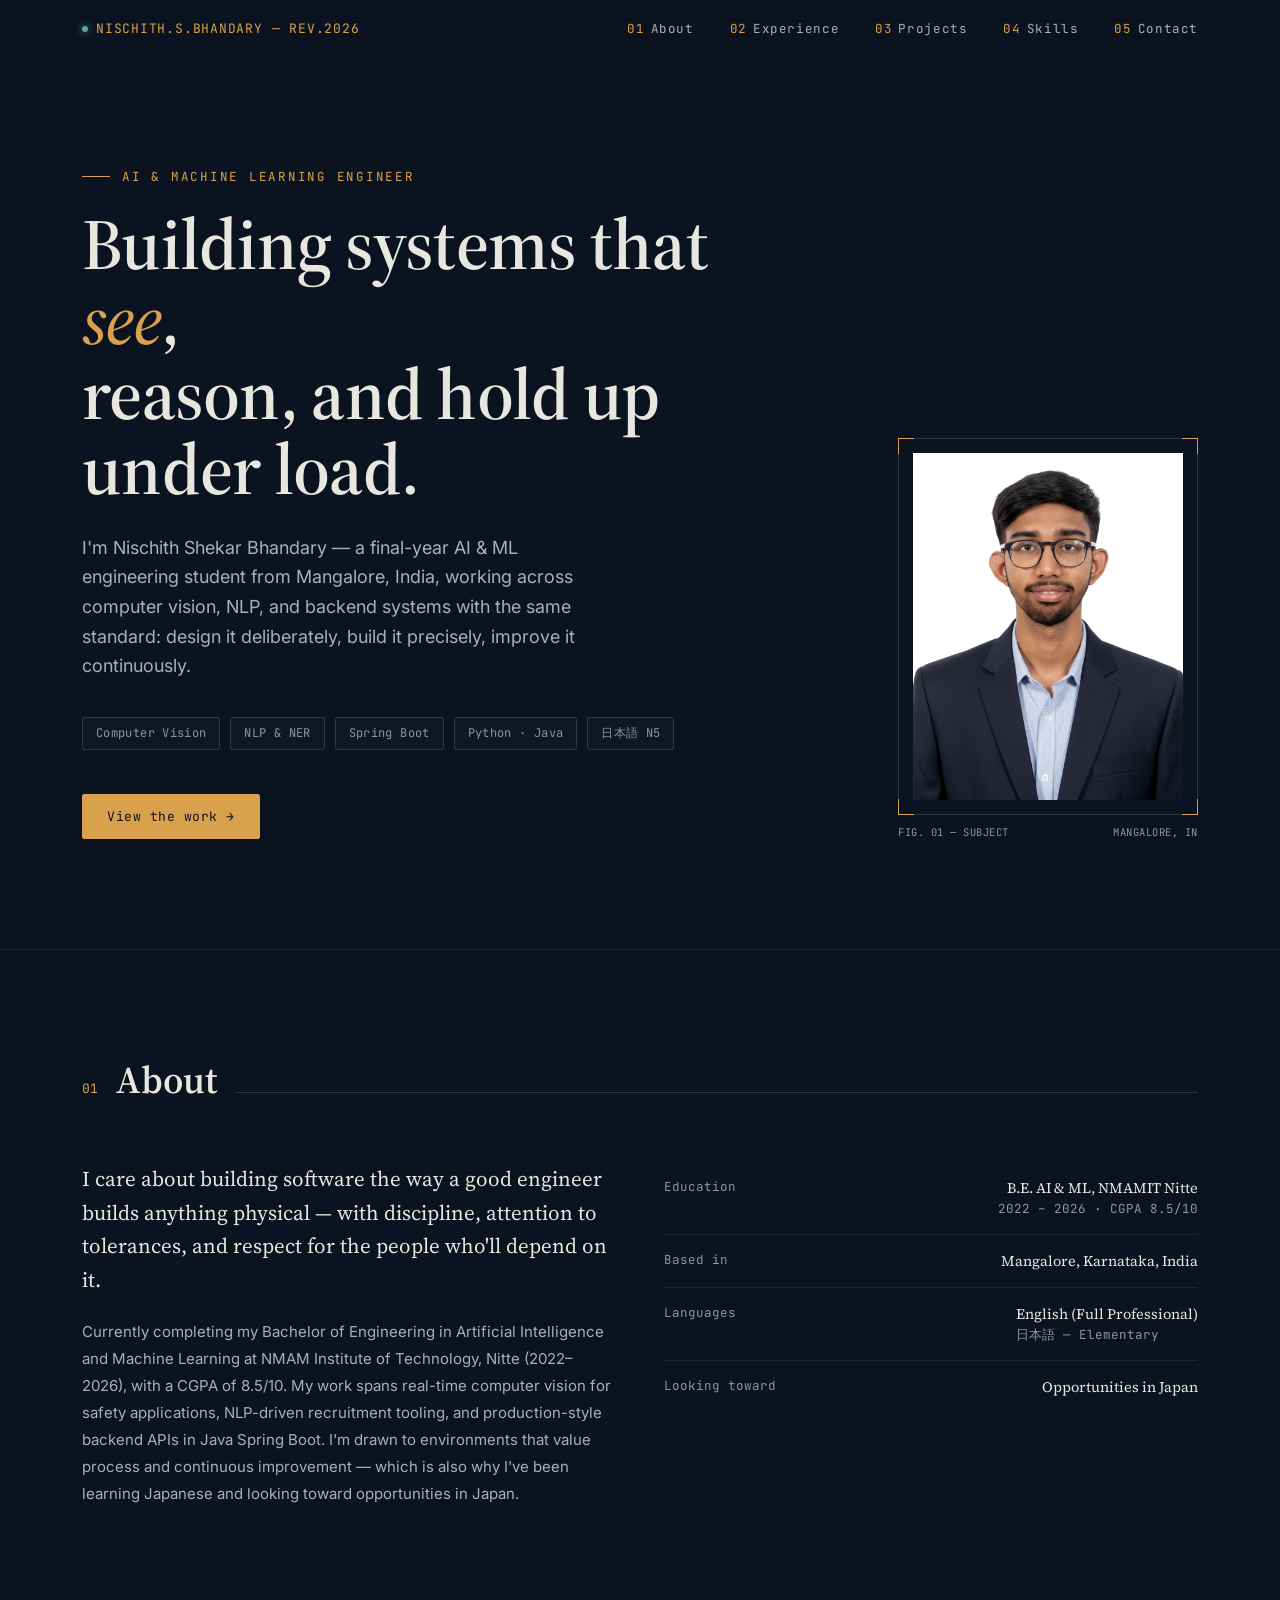
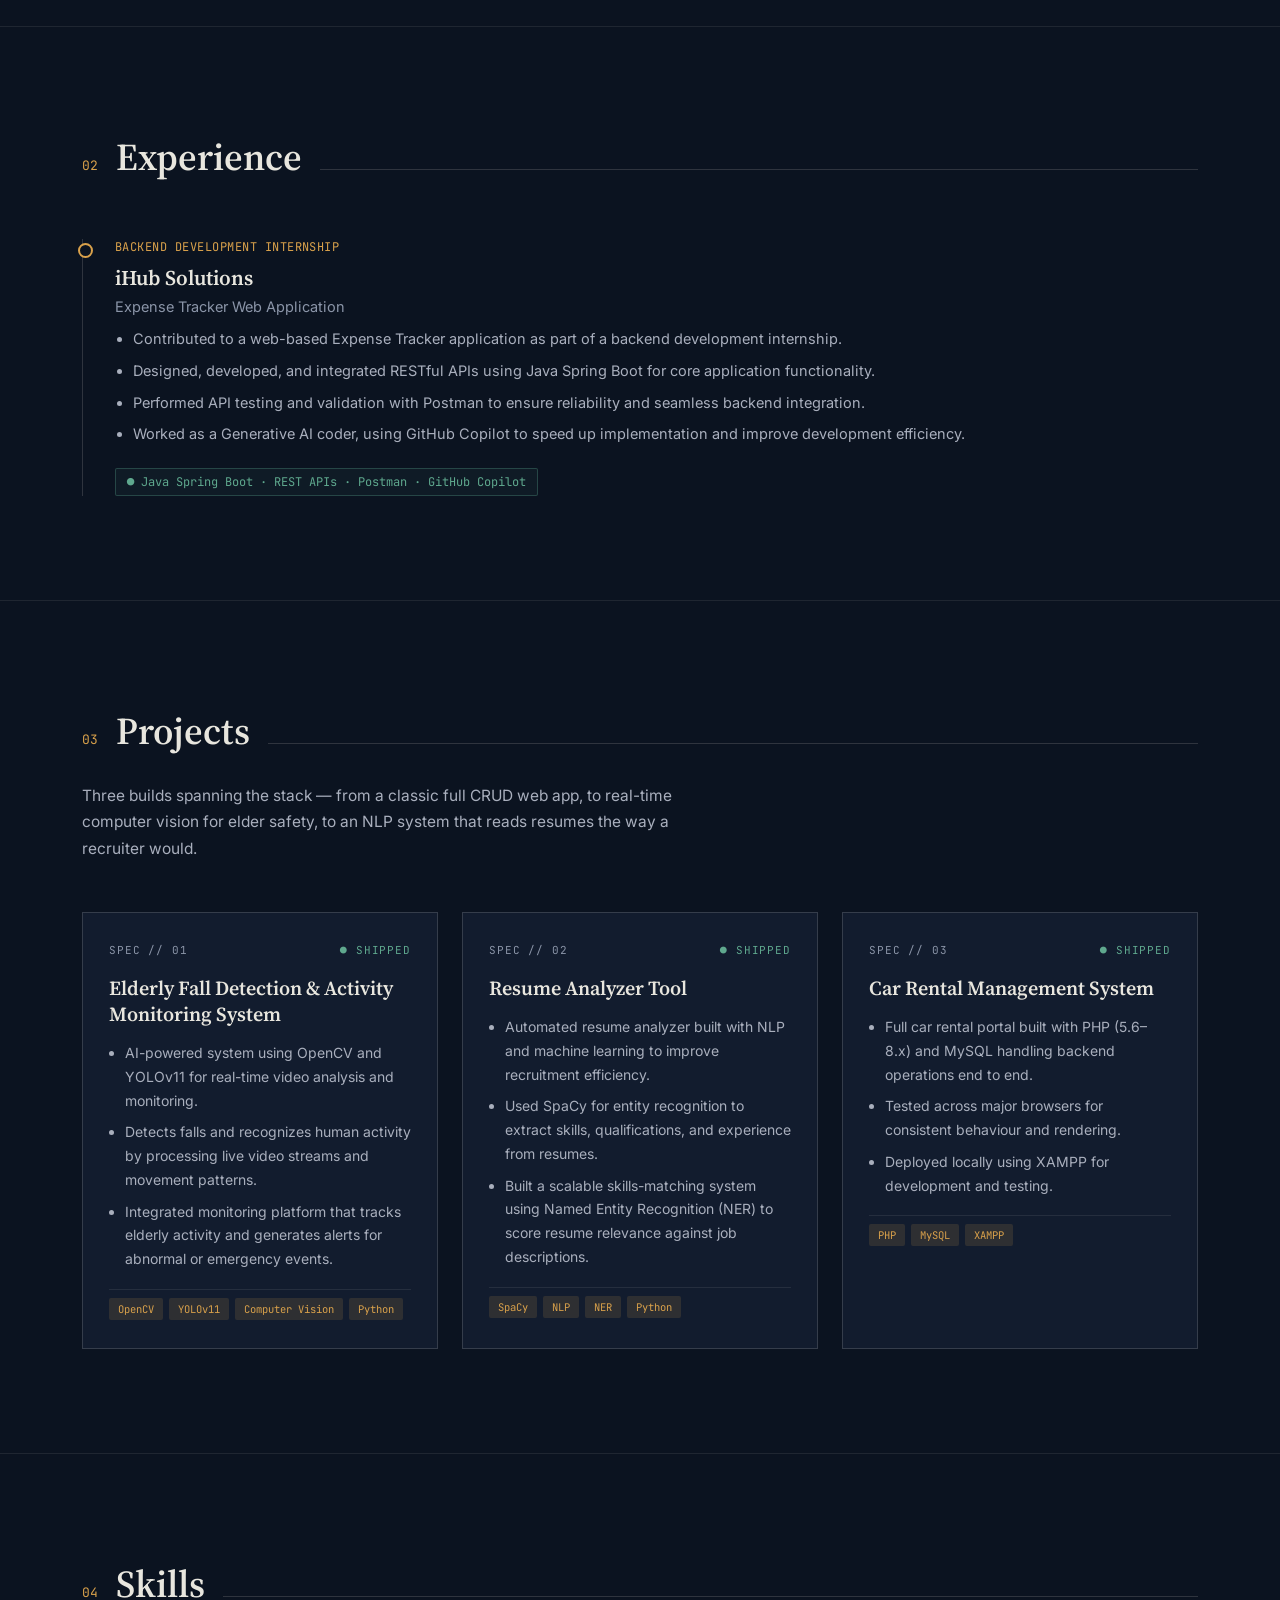
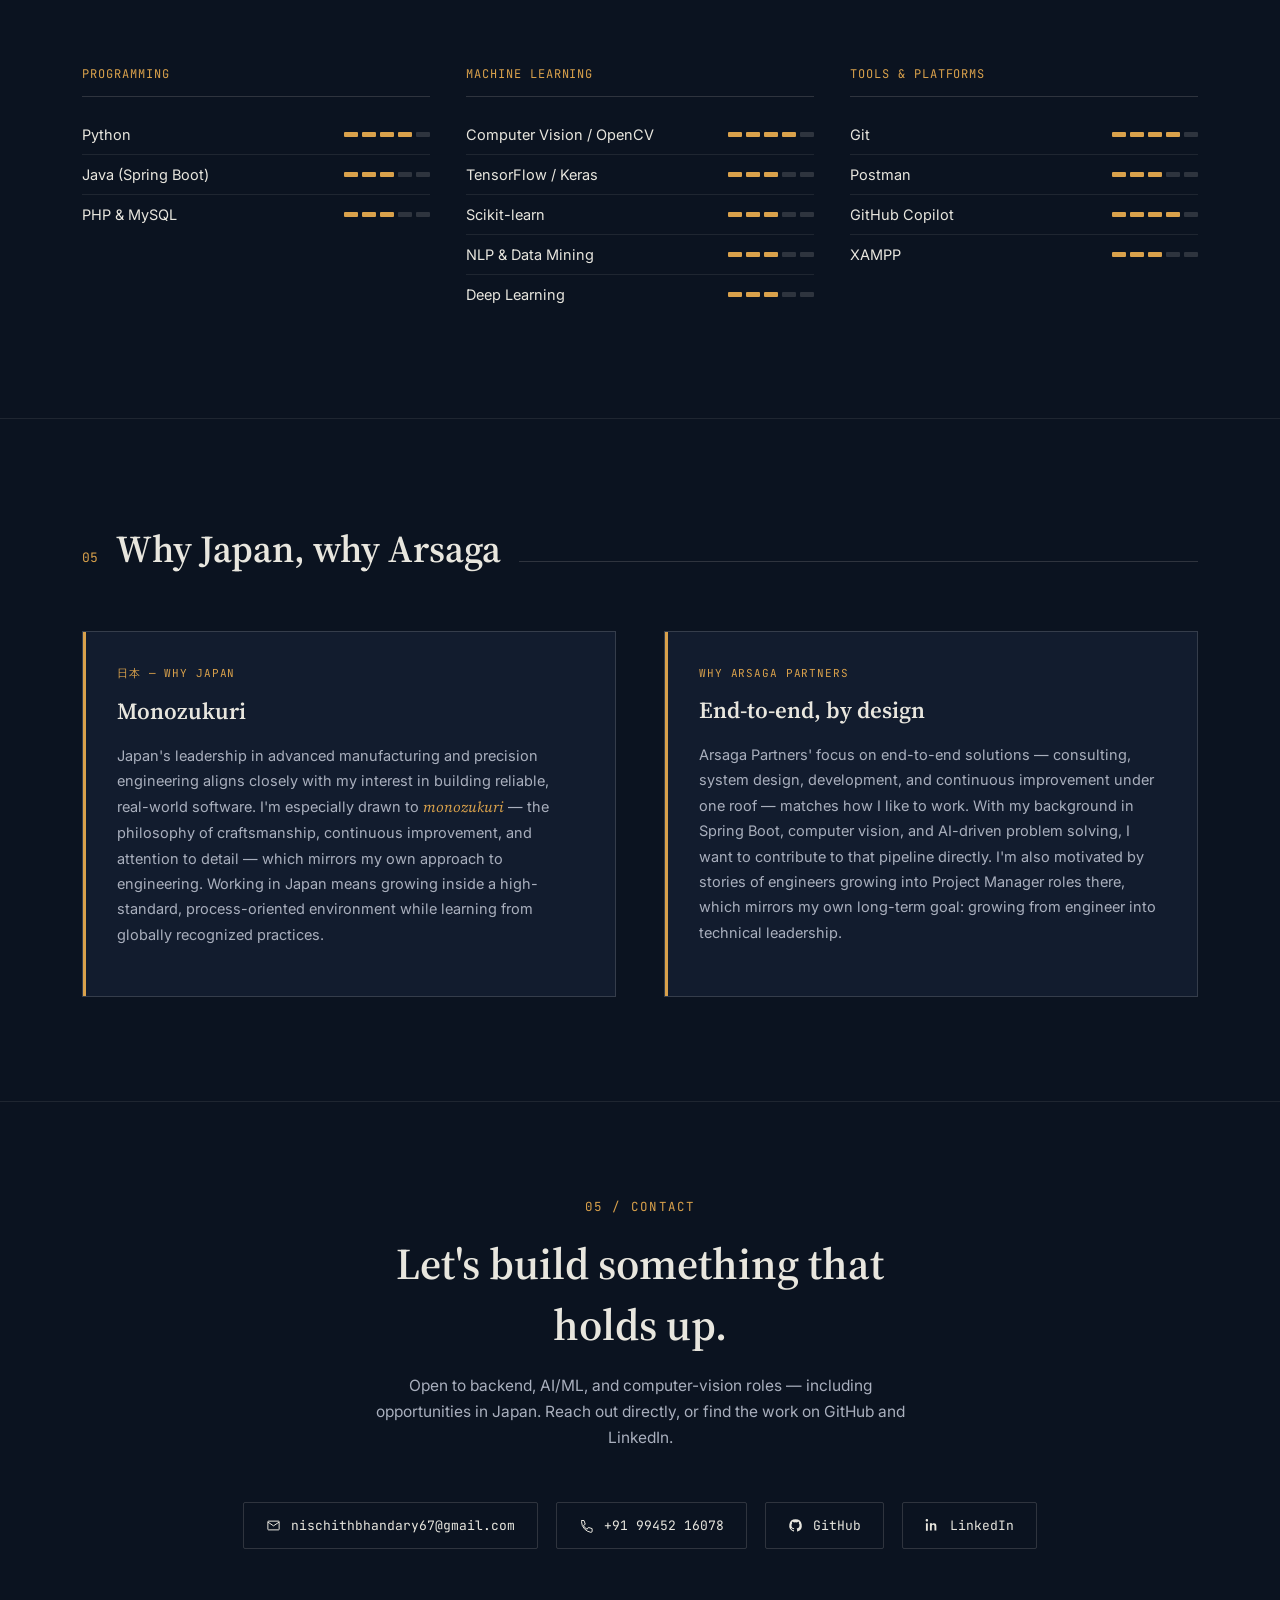
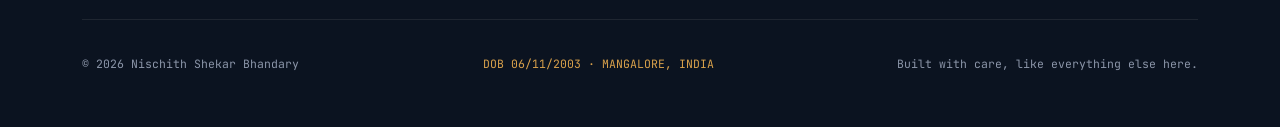
<file: index.html>
<!DOCTYPE html>
<html lang="en">
<head>
<meta charset="UTF-8" />
<meta name="viewport" content="width=device-width, initial-scale=1.0" />
<title>Nischith Shekar Bhandary — AI/ML Engineer</title>
<meta name="description" content="Nischith Shekar Bhandary — AI &amp; Machine Learning engineer. Computer vision, NLP, and Spring Boot backend systems, built with an engineer's discipline." />

<link rel="preconnect" href="https://fonts.googleapis.com">
<link rel="preconnect" href="https://fonts.gstatic.com" crossorigin>
<link href="https://fonts.googleapis.com/css2?family=Source+Serif+4:opsz,wght@8..60,400;8..60,500;8..60,600;8..60,700&family=Inter:wght@400;500;600;700&family=JetBrains+Mono:wght@400;500;600&family=Noto+Sans+JP:wght@400;500;700&display=swap" rel="stylesheet">

<style>
  :root{
    --ink:#0B1320;
    --ink-soft:#101B2E;
    --panel:#121C2E;
    --panel-line: rgba(217,161,75,0.16);
    --hair: rgba(232,230,222,0.09);
    --hair-strong: rgba(232,230,222,0.16);
    --paper:#E8E6DE;
    --paper-dim:#A9AFBD;
    --slate:#8B95A8;
    --brass:#D9A14B;
    --brass-soft: rgba(217,161,75,0.14);
    --jade:#5FA88E;
    --serif: "Source Serif 4", "Noto Serif JP", serif;
    --sans: "Inter", "Noto Sans JP", -apple-system, sans-serif;
    --mono: "JetBrains Mono", monospace;
    --maxw: 1180px;
  }

  *{ box-sizing:border-box; }
  html{ scroll-behavior:smooth; }
  body{
    margin:0;
    background:var(--ink);
    color:var(--paper);
    font-family:var(--sans);
    -webkit-font-smoothing:antialiased;
    overflow-x:hidden;
  }

  /* Blueprint grid texture */
  .blueprint-bg{
    position:fixed; inset:0; z-index:0; pointer-events:none;
    background-image:
      linear-gradient(rgba(217,161,75,0.035) 1px, transparent 1px),
      linear-gradient(90deg, rgba(217,161,75,0.035) 1px, transparent 1px);
    background-size: 64px 64px;
    mask-image: radial-gradient(ellipse 80% 60% at 50% 0%, black 0%, transparent 75%);
  }

  ::selection{ background:var(--brass-soft); color:var(--paper); }

  a{ color:inherit; text-decoration:none; }

  .wrap{ max-width:var(--maxw); margin:0 auto; padding:0 32px; position:relative; }

  /* ---------- NAV ---------- */
  nav{
    position:fixed; top:0; left:0; right:0; z-index:50;
    background:linear-gradient(to bottom, rgba(11,19,32,0.92), rgba(11,19,32,0.7) 70%, transparent);
    backdrop-filter:blur(6px);
    border-bottom:1px solid transparent;
    transition:border-color .3s ease;
  }
  nav.scrolled{ border-bottom-color: var(--hair); }
  .nav-inner{
    max-width:var(--maxw); margin:0 auto; padding:20px 32px;
    display:flex; align-items:center; justify-content:space-between;
  }
  .nav-mark{
    font-family:var(--mono); font-size:13px; letter-spacing:.06em; color:var(--brass);
    display:flex; align-items:center; gap:8px;
  }
  .nav-mark .dot{ width:6px; height:6px; border-radius:50%; background:var(--jade); box-shadow:0 0 8px var(--jade); }
  .nav-links{ display:flex; gap:36px; font-family:var(--mono); font-size:12.5px; letter-spacing:.05em; color:var(--paper-dim); }
  .nav-links a{ transition:color .2s ease; position:relative; }
  .nav-links a:hover{ color:var(--brass); }
  .nav-links span{ color:var(--brass); margin-right:6px; }

  @media (max-width:760px){
    .nav-links{ display:none; }
  }

  /* ---------- HERO ---------- */
  header.hero{
    position:relative; z-index:1;
    padding:168px 0 110px;
    border-bottom:1px solid var(--hair);
  }
  .hero-grid{
    display:grid; grid-template-columns: 1.25fr 0.75fr; gap:64px; align-items:end;
  }
  .eyebrow{
    font-family:var(--mono); font-size:12.5px; letter-spacing:.14em; text-transform:uppercase;
    color:var(--brass); margin-bottom:22px; display:flex; align-items:center; gap:12px;
  }
  .eyebrow::before{ content:''; width:28px; height:1px; background:var(--brass); }
  h1.hero-title{
    font-family:var(--serif); font-weight:600; font-size:clamp(40px,6vw,72px); line-height:1.04;
    margin:0 0 26px; color:var(--paper); letter-spacing:-0.01em;
  }
  h1.hero-title em{ font-style:italic; color:var(--brass); font-weight:500; }
  .hero-sub{
    font-size:18px; line-height:1.65; color:var(--paper-dim); max-width:520px; margin:0 0 36px;
  }
  .hero-tags{ display:flex; flex-wrap:wrap; gap:10px; margin-bottom:44px; }
  .tag{
    font-family:var(--mono); font-size:12px; letter-spacing:.03em; color:var(--slate);
    border:1px solid var(--hair-strong); padding:7px 13px; border-radius:3px;
    background:rgba(232,230,222,0.02);
  }
  .hero-cta{ display:flex; gap:16px; flex-wrap:wrap; }
  .btn{
    font-family:var(--mono); font-size:13px; letter-spacing:.04em; padding:13px 24px;
    border-radius:2px; display:inline-flex; align-items:center; gap:10px; transition:all .2s ease;
    border:1px solid var(--brass);
  }
  .btn-primary{ background:var(--brass); color:var(--ink); }
  .btn-primary:hover{ background:#e8b766; }
  .btn-ghost{ color:var(--paper); border-color:var(--hair-strong); }
  .btn-ghost:hover{ border-color:var(--brass); color:var(--brass); }

  .hero-portrait{
    position:relative; justify-self:end; width:100%; max-width:300px;
  }
  .portrait-frame{
    position:relative; border:1px solid var(--hair-strong); padding:14px;
  }
  .portrait-frame img{ width:100%; display:block; filter:saturate(0.85) contrast(1.04); }
  .corner{ position:absolute; width:16px; height:16px; border:1.5px solid var(--brass); }
  .corner.tl{ top:-1px; left:-1px; border-right:none; border-bottom:none; }
  .corner.tr{ top:-1px; right:-1px; border-left:none; border-bottom:none; }
  .corner.bl{ bottom:-1px; left:-1px; border-right:none; border-top:none; }
  .corner.br{ bottom:-1px; right:-1px; border-left:none; border-top:none; }
  .portrait-cap{
    font-family:var(--mono); font-size:10.5px; color:var(--slate); letter-spacing:.05em;
    display:flex; justify-content:space-between; margin-top:10px;
  }

  /* ---------- SECTION SCAFFOLDING ---------- */
  section{ position:relative; z-index:1; padding:104px 0; border-bottom:1px solid var(--hair); }
  .sec-head{ display:flex; align-items:baseline; gap:18px; margin-bottom:56px; }
  .sec-num{ font-family:var(--mono); font-size:13px; color:var(--brass); }
  .sec-title{ font-family:var(--serif); font-size:clamp(28px,3.4vw,38px); font-weight:600; color:var(--paper); margin:0; }
  .sec-rule{ flex:1; height:1px; background:var(--hair-strong); }
  .sec-intro{ color:var(--paper-dim); max-width:620px; margin:-30px 0 50px; line-height:1.7; font-size:15.5px; }

  /* ---------- SPINE (timeline-style scaffold reused for edu/internship) ---------- */
  .spine{ position:relative; padding-left:32px; border-left:1px solid var(--hair-strong); }
  .spine-item{ position:relative; padding-bottom:46px; }
  .spine-item:last-child{ padding-bottom:0; }
  .spine-item::before{
    content:''; position:absolute; left:-37px; top:4px; width:11px; height:11px;
    background:var(--ink); border:2px solid var(--brass); border-radius:50%;
  }
  .spine-meta{ font-family:var(--mono); font-size:12px; color:var(--brass); letter-spacing:.04em; margin-bottom:8px; }
  .spine-title{ font-family:var(--serif); font-size:21px; font-weight:600; color:var(--paper); margin:0 0 6px; }
  .spine-org{ font-size:14.5px; color:var(--slate); margin-bottom:12px; }
  .spine-desc{ color:var(--paper-dim); font-size:14.5px; line-height:1.7; }
  .spine-desc ul{ margin:10px 0 0; padding-left:18px; }
  .spine-desc li{ margin-bottom:7px; }
  .spine-stat{
    display:inline-flex; align-items:center; gap:8px; margin-top:14px;
    font-family:var(--mono); font-size:12px; color:var(--jade); border:1px solid rgba(95,168,142,0.3);
    padding:5px 11px; border-radius:2px; background:rgba(95,168,142,0.06);
  }

  /* ---------- PROJECTS (spec-sheet cards) ---------- */
  .project-grid{ display:grid; grid-template-columns:repeat(3,1fr); gap:24px; }
  @media (max-width:980px){ .project-grid{ grid-template-columns:1fr; } }
  .proj-card{
    position:relative; border:1px solid var(--hair-strong); background:var(--panel);
    padding:30px 26px 28px; transition:border-color .25s ease, transform .25s ease;
  }
  .proj-card:hover{ border-color:var(--brass); transform:translateY(-3px); }
  .proj-card .corner{ width:12px; height:12px; opacity:0; transition:opacity .25s ease; }
  .proj-card:hover .corner{ opacity:1; }
  .proj-id{ font-family:var(--mono); font-size:11px; color:var(--slate); letter-spacing:.08em; margin-bottom:18px; display:flex; justify-content:space-between; }
  .proj-id .status{ color:var(--jade); }
  .proj-title{ font-family:var(--serif); font-size:20px; font-weight:600; color:var(--paper); margin:0 0 14px; line-height:1.3; }
  .proj-desc{ font-size:14px; line-height:1.7; color:var(--paper-dim); margin-bottom:18px; }
  .proj-desc ul{ margin:0; padding-left:16px; }
  .proj-desc li{ margin-bottom:8px; }
  .proj-stack{ display:flex; flex-wrap:wrap; gap:6px; margin-top:auto; padding-top:8px; border-top:1px solid var(--hair); }
  .chip{ font-family:var(--mono); font-size:10.5px; color:var(--brass); background:var(--brass-soft); padding:4px 9px; border-radius:2px; }

  /* ---------- SKILLS ---------- */
  .skills-board{ display:grid; grid-template-columns:repeat(3,1fr); gap:36px; }
  @media (max-width:900px){ .skills-board{ grid-template-columns:1fr; } }
  .skill-group-label{ font-family:var(--mono); font-size:12px; letter-spacing:.08em; text-transform:uppercase; color:var(--brass); margin-bottom:18px; padding-bottom:14px; border-bottom:1px solid var(--hair-strong); }
  .skill-row{ display:flex; justify-content:space-between; align-items:center; padding:11px 0; border-bottom:1px solid var(--hair); font-size:14.5px; }
  .skill-row:last-child{ border-bottom:none; }
  .skill-name{ color:var(--paper); }
  .skill-bars{ display:flex; gap:4px; }
  .skill-bars span{ width:14px; height:5px; background:var(--hair-strong); border-radius:1px; }
  .skill-bars span.fill{ background:var(--brass); }

  /* ---------- LANGUAGE / WHY (two-col) ---------- */
  .two-col{ display:grid; grid-template-columns:1fr 1fr; gap:48px; }
  @media (max-width:900px){ .two-col{ grid-template-columns:1fr; } }
  .why-card{ background:var(--panel); border:1px solid var(--hair-strong); padding:34px; position:relative; }
  .why-card::before{ content:''; position:absolute; top:0; left:0; width:3px; height:100%; background:var(--brass); }
  .why-flag{ font-family:var(--mono); font-size:11px; letter-spacing:.08em; color:var(--brass); margin-bottom:14px; text-transform:uppercase; }
  .why-title{ font-family:var(--serif); font-size:23px; font-weight:600; margin:0 0 16px; color:var(--paper); }
  .why-body{ color:var(--paper-dim); line-height:1.75; font-size:14.5px; }
  .why-body .accent{ color:var(--brass); font-style:italic; font-family:var(--serif); }

  .lang-list{ margin-top:30px; }
  .lang-row{ display:flex; justify-content:space-between; align-items:baseline; padding:14px 0; border-bottom:1px solid var(--hair); }
  .lang-name{ font-family:var(--serif); font-size:17px; color:var(--paper); }
  .lang-level{ font-family:var(--mono); font-size:11.5px; color:var(--slate); }

  /* ---------- CONTACT / FOOTER ---------- */
  footer{ padding:96px 0 56px; position:relative; z-index:1; }
  .contact-head{ text-align:center; max-width:560px; margin:0 auto 50px; }
  .contact-eyebrow{ font-family:var(--mono); font-size:12.5px; color:var(--brass); letter-spacing:.1em; text-transform:uppercase; margin-bottom:18px; }
  .contact-title{ font-family:var(--serif); font-size:clamp(30px,4vw,44px); font-weight:600; color:var(--paper); margin:0 0 18px; }
  .contact-sub{ color:var(--paper-dim); line-height:1.7; font-size:15.5px; }
  .contact-grid{ display:flex; justify-content:center; gap:18px; flex-wrap:wrap; margin-bottom:70px; }
  .contact-pill{
    display:flex; align-items:center; gap:10px; font-family:var(--mono); font-size:13px;
    border:1px solid var(--hair-strong); padding:14px 22px; border-radius:2px; color:var(--paper);
    transition:border-color .2s ease, color .2s ease;
  }
  .contact-pill:hover{ border-color:var(--brass); color:var(--brass); }
  .contact-pill svg{ width:15px; height:15px; flex-shrink:0; }

  .foot-bottom{
    display:flex; justify-content:space-between; align-items:center; padding-top:36px;
    border-top:1px solid var(--hair); font-family:var(--mono); font-size:11.5px; color:var(--slate);
    flex-wrap:wrap; gap:14px;
  }
  .foot-bottom .stamp{ color:var(--brass); }

  /* reveal on scroll */
  .reveal{ opacity:0; transform:translateY(18px); transition:opacity .7s ease, transform .7s ease; }
  .reveal.is-visible{ opacity:1; transform:translateY(0); }

  @media (prefers-reduced-motion: reduce){
    .reveal{ opacity:1; transform:none; transition:none; }
    html{ scroll-behavior:auto; }
  }

  @media (max-width:900px){
    .hero-grid{ grid-template-columns:1fr; gap:48px; }
    .hero-portrait{ justify-self:start; max-width:200px; }
    header.hero{ padding:140px 0 80px; }
  }
  @media (max-width:640px){
    .wrap{ padding:0 20px; }
    section{ padding:72px 0; }
  }
</style>
</head>
<body>

<div class="blueprint-bg"></div>

<nav id="nav">
  <div class="nav-inner">
    <div class="nav-mark"><span class="dot"></span>NISCHITH.S.BHANDARY — REV.2026</div>
    <div class="nav-links">
      <a href="#about"><span>01</span>About</a>
      <a href="#experience"><span>02</span>Experience</a>
      <a href="#projects"><span>03</span>Projects</a>
      <a href="#skills"><span>04</span>Skills</a>
      <a href="#contact"><span>05</span>Contact</a>
    </div>
  </div>
</nav>

<header class="hero">
  <div class="wrap hero-grid">
    <div>
      <div class="eyebrow">AI &amp; Machine Learning Engineer</div>
      <h1 class="hero-title">Building systems that <em>see</em>,<br>reason, and hold up<br>under load.</h1>
      <p class="hero-sub">I'm Nischith Shekar Bhandary — a final-year AI &amp; ML engineering student from Mangalore, India, working across computer vision, NLP, and backend systems with the same standard: design it deliberately, build it precisely, improve it continuously.</p>
      <div class="hero-tags">
        <span class="tag">Computer Vision</span>
        <span class="tag">NLP &amp; NER</span>
        <span class="tag">Spring Boot</span>
        <span class="tag">Python · Java</span>
        <span class="tag">日本語 N5</span>
      </div>
      <div class="hero-cta">
        <a class="btn btn-primary" href="https://github.com/Nischith67" target="_blank" rel="noopener">View the work →</a>
        
      </div>
    </div>
    <div class="hero-portrait">
      <div class="portrait-frame">
        <span class="corner tl"></span><span class="corner tr"></span><span class="corner bl"></span><span class="corner br"></span>
        <img src="[data-uri]" alt="Portrait of Nischith Shekar Bhandary" />
      </div>
      <div class="portrait-cap">
        <span>FIG. 01 — SUBJECT</span>
        <span>MANGALORE, IN</span>
      </div>
    </div>
  </div>
</header>

<!-- ABOUT -->
<section id="about">
  <div class="wrap">
    <div class="sec-head reveal">
      <span class="sec-num">01</span>
      <h2 class="sec-title">About</h2>
      <span class="sec-rule"></span>
    </div>
    <div class="two-col reveal">
      <div>
        <p style="font-family:var(--serif); font-size:21px; line-height:1.6; color:var(--paper); margin:0 0 22px;">
          I care about building software the way a good engineer builds anything physical — with discipline, attention to tolerances, and respect for the people who'll depend on it.
        </p>
        <p style="color:var(--paper-dim); line-height:1.8; font-size:15px;">
          Currently completing my Bachelor of Engineering in Artificial Intelligence and Machine Learning at NMAM Institute of Technology, Nitte (2022–2026), with a CGPA of 8.5/10. My work spans real-time computer vision for safety applications, NLP-driven recruitment tooling, and production-style backend APIs in Java Spring Boot. I'm drawn to environments that value process and continuous improvement — which is also why I've been learning Japanese and looking toward opportunities in Japan.
        </p>
      </div>
      <div>
        <div class="spine" style="padding-left:0; border-left:none;">
          <div style="display:flex; justify-content:space-between; padding:16px 0; border-bottom:1px solid var(--hair);">
            <span style="font-family:var(--mono); font-size:12.5px; color:var(--slate);">Education</span>
            <span style="font-family:var(--serif); font-size:14.5px; text-align:right; color:var(--paper);">B.E. AI &amp; ML, NMAMIT Nitte<br><span style="color:var(--slate); font-size:12.5px; font-family:var(--mono);">2022 – 2026 · CGPA 8.5/10</span></span>
          </div>
          <div style="display:flex; justify-content:space-between; padding:16px 0; border-bottom:1px solid var(--hair);">
            <span style="font-family:var(--mono); font-size:12.5px; color:var(--slate);">Based in</span>
            <span style="font-family:var(--serif); font-size:14.5px; color:var(--paper);">Mangalore, Karnataka, India</span>
          </div>
          <div style="display:flex; justify-content:space-between; padding:16px 0; border-bottom:1px solid var(--hair);">
            <span style="font-family:var(--mono); font-size:12.5px; color:var(--slate);">Languages</span>
            <span style="font-family:var(--serif); font-size:14.5px; color:var(--paper);">English (Full Professional)<br><span style="color:var(--slate); font-size:12.5px; font-family:var(--mono);">日本語 — Elementary</span></span>
          </div>
          <div style="display:flex; justify-content:space-between; padding:16px 0;">
            <span style="font-family:var(--mono); font-size:12.5px; color:var(--slate);">Looking toward</span>
            <span style="font-family:var(--serif); font-size:14.5px; color:var(--paper);">Opportunities in Japan</span>
          </div>
        </div>
      </div>
    </div>
  </div>
</section>

<!-- EXPERIENCE -->
<section id="experience">
  <div class="wrap">
    <div class="sec-head reveal">
      <span class="sec-num">02</span>
      <h2 class="sec-title">Experience</h2>
      <span class="sec-rule"></span>
    </div>
    <div class="spine reveal">
      <div class="spine-item">
        <div class="spine-meta">BACKEND DEVELOPMENT INTERNSHIP</div>
        <h3 class="spine-title">iHub Solutions</h3>
        <div class="spine-org">Expense Tracker Web Application</div>
        <div class="spine-desc">
          <ul>
            <li>Contributed to a web-based Expense Tracker application as part of a backend development internship.</li>
            <li>Designed, developed, and integrated RESTful APIs using Java Spring Boot for core application functionality.</li>
            <li>Performed API testing and validation with Postman to ensure reliability and seamless backend integration.</li>
            <li>Worked as a Generative AI coder, using GitHub Copilot to speed up implementation and improve development efficiency.</li>
          </ul>
        </div>
        <div class="spine-stat">● Java Spring Boot · REST APIs · Postman · GitHub Copilot</div>
      </div>
    </div>
  </div>
</section>

<!-- PROJECTS -->
<section id="projects">
  <div class="wrap">
    <div class="sec-head reveal">
      <span class="sec-num">03</span>
      <h2 class="sec-title">Projects</h2>
      <span class="sec-rule"></span>
    </div>
    <p class="sec-intro reveal">Three builds spanning the stack — from a classic full CRUD web app, to real-time computer vision for elder safety, to an NLP system that reads resumes the way a recruiter would.</p>

    <div class="project-grid reveal">

      <div class="proj-card">
        <span class="corner tl"></span><span class="corner tr"></span>
        <div class="proj-id"><span>SPEC // 01</span><span class="status">● SHIPPED</span></div>
        <h3 class="proj-title">Elderly Fall Detection &amp; Activity Monitoring System</h3>
        <div class="proj-desc">
          <ul>
            <li>AI-powered system using OpenCV and YOLOv11 for real-time video analysis and monitoring.</li>
            <li>Detects falls and recognizes human activity by processing live video streams and movement patterns.</li>
            <li>Integrated monitoring platform that tracks elderly activity and generates alerts for abnormal or emergency events.</li>
          </ul>
        </div>
        <div class="proj-stack">
          <span class="chip">OpenCV</span><span class="chip">YOLOv11</span><span class="chip">Computer Vision</span><span class="chip">Python</span>
        </div>
      </div>

      <div class="proj-card">
        <span class="corner tl"></span><span class="corner tr"></span>
        <div class="proj-id"><span>SPEC // 02</span><span class="status">● SHIPPED</span></div>
        <h3 class="proj-title">Resume Analyzer Tool</h3>
        <div class="proj-desc">
          <ul>
            <li>Automated resume analyzer built with NLP and machine learning to improve recruitment efficiency.</li>
            <li>Used SpaCy for entity recognition to extract skills, qualifications, and experience from resumes.</li>
            <li>Built a scalable skills-matching system using Named Entity Recognition (NER) to score resume relevance against job descriptions.</li>
          </ul>
        </div>
        <div class="proj-stack">
          <span class="chip">SpaCy</span><span class="chip">NLP</span><span class="chip">NER</span><span class="chip">Python</span>
        </div>
      </div>

      <div class="proj-card">
        <span class="corner tl"></span><span class="corner tr"></span>
        <div class="proj-id"><span>SPEC // 03</span><span class="status">● SHIPPED</span></div>
        <h3 class="proj-title">Car Rental Management System</h3>
        <div class="proj-desc">
          <ul>
            <li>Full car rental portal built with PHP (5.6–8.x) and MySQL handling backend operations end to end.</li>
            <li>Tested across major browsers for consistent behaviour and rendering.</li>
            <li>Deployed locally using XAMPP for development and testing.</li>
          </ul>
        </div>
        <div class="proj-stack">
          <span class="chip">PHP</span><span class="chip">MySQL</span><span class="chip">XAMPP</span>
        </div>
      </div>

    </div>
  </div>
</section>

<!-- SKILLS -->
<section id="skills">
  <div class="wrap">
    <div class="sec-head reveal">
      <span class="sec-num">04</span>
      <h2 class="sec-title">Skills</h2>
      <span class="sec-rule"></span>
    </div>

    <div class="skills-board reveal">
      <div>
        <div class="skill-group-label">Programming</div>
        <div class="skill-row"><span class="skill-name">Python</span><span class="skill-bars"><span class="fill"></span><span class="fill"></span><span class="fill"></span><span class="fill"></span><span></span></span></div>
        <div class="skill-row"><span class="skill-name">Java (Spring Boot)</span><span class="skill-bars"><span class="fill"></span><span class="fill"></span><span class="fill"></span><span></span><span></span></span></div>
        <div class="skill-row"><span class="skill-name">PHP &amp; MySQL</span><span class="skill-bars"><span class="fill"></span><span class="fill"></span><span class="fill"></span><span></span><span></span></span></div>
      </div>
      <div>
        <div class="skill-group-label">Machine Learning</div>
        <div class="skill-row"><span class="skill-name">Computer Vision / OpenCV</span><span class="skill-bars"><span class="fill"></span><span class="fill"></span><span class="fill"></span><span class="fill"></span><span></span></span></div>
        <div class="skill-row"><span class="skill-name">TensorFlow / Keras</span><span class="skill-bars"><span class="fill"></span><span class="fill"></span><span class="fill"></span><span></span><span></span></span></div>
        <div class="skill-row"><span class="skill-name">Scikit-learn</span><span class="skill-bars"><span class="fill"></span><span class="fill"></span><span class="fill"></span><span></span><span></span></span></div>
        <div class="skill-row"><span class="skill-name">NLP &amp; Data Mining</span><span class="skill-bars"><span class="fill"></span><span class="fill"></span><span class="fill"></span><span></span><span></span></span></div>
        <div class="skill-row"><span class="skill-name">Deep Learning</span><span class="skill-bars"><span class="fill"></span><span class="fill"></span><span class="fill"></span><span></span><span></span></span></div>
      </div>
      <div>
        <div class="skill-group-label">Tools &amp; Platforms</div>
        <div class="skill-row"><span class="skill-name">Git</span><span class="skill-bars"><span class="fill"></span><span class="fill"></span><span class="fill"></span><span class="fill"></span><span></span></span></div>
        <div class="skill-row"><span class="skill-name">Postman</span><span class="skill-bars"><span class="fill"></span><span class="fill"></span><span class="fill"></span><span></span><span></span></span></div>
        <div class="skill-row"><span class="skill-name">GitHub Copilot</span><span class="skill-bars"><span class="fill"></span><span class="fill"></span><span class="fill"></span><span class="fill"></span><span></span></span></div>
        <div class="skill-row"><span class="skill-name">XAMPP</span><span class="skill-bars"><span class="fill"></span><span class="fill"></span><span class="fill"></span><span></span><span></span></span></div>
      </div>
    </div>
  </div>
</section>

<!-- WHY JAPAN / WHY ARSAGA -->
<section id="why">
  <div class="wrap">
    <div class="sec-head reveal">
      <span class="sec-num">05</span>
      <h2 class="sec-title">Why Japan, why Arsaga</h2>
      <span class="sec-rule"></span>
    </div>

    <div class="two-col reveal">
      <div class="why-card">
        <div class="why-flag">日本 — Why Japan</div>
        <h3 class="why-title">Monozukuri</h3>
        <p class="why-body">Japan's leadership in advanced manufacturing and precision engineering aligns closely with my interest in building reliable, real-world software. I'm especially drawn to <span class="accent">monozukuri</span> — the philosophy of craftsmanship, continuous improvement, and attention to detail — which mirrors my own approach to engineering. Working in Japan means growing inside a high-standard, process-oriented environment while learning from globally recognized practices.</p>
      </div>
      <div class="why-card">
        <div class="why-flag">Why Arsaga Partners</div>
        <h3 class="why-title">End-to-end, by design</h3>
        <p class="why-body">Arsaga Partners' focus on end-to-end solutions — consulting, system design, development, and continuous improvement under one roof — matches how I like to work. With my background in Spring Boot, computer vision, and AI-driven problem solving, I want to contribute to that pipeline directly. I'm also motivated by stories of engineers growing into Project Manager roles there, which mirrors my own long-term goal: growing from engineer into technical leadership.</p>
      </div>
    </div>
  </div>
</section>

<!-- CONTACT -->
<footer id="contact">
  <div class="wrap">
    <div class="contact-head reveal">
      <div class="contact-eyebrow">05 / Contact</div>
      <h2 class="contact-title">Let's build something that holds up.</h2>
      <p class="contact-sub">Open to backend, AI/ML, and computer-vision roles — including opportunities in Japan. Reach out directly, or find the work on GitHub and LinkedIn.</p>
    </div>

    <div class="contact-grid reveal">
      <a class="contact-pill" href="mailto:nischithbhandary67@gmail.com">
        <svg viewBox="0 0 24 24" fill="none" stroke="currentColor" stroke-width="1.6"><path d="M3 6.5l9 6 9-6M4 5h16a1 1 0 011 1v12a1 1 0 01-1 1H4a1 1 0 01-1-1V6a1 1 0 011-1z"/></svg>
        nischithbhandary67@gmail.com
      </a>
      <a class="contact-pill" href="tel:+919945216078">
        <svg viewBox="0 0 24 24" fill="none" stroke="currentColor" stroke-width="1.6"><path d="M4 4h4l2 6-3 2a12 12 0 006 6l2-3 6 2v4a2 2 0 01-2 2A18 18 0 014 6a2 2 0 012-2z"/></svg>
        +91 99452 16078
      </a>
      <a class="contact-pill" href="https://github.com/Nischith67" target="_blank" rel="noopener">
        <svg viewBox="0 0 24 24" fill="currentColor"><path d="M12 2a10 10 0 00-3.16 19.49c.5.09.68-.22.68-.48v-1.7c-2.78.6-3.37-1.34-3.37-1.34-.46-1.16-1.11-1.47-1.11-1.47-.91-.62.07-.6.07-.6 1 .07 1.53 1.03 1.53 1.03.89 1.52 2.34 1.08 2.91.83.09-.65.35-1.08.63-1.33-2.22-.25-4.56-1.11-4.56-4.94 0-1.09.39-1.98 1.03-2.68-.1-.25-.45-1.27.1-2.65 0 0 .84-.27 2.75 1.03a9.6 9.6 0 015 0c1.91-1.3 2.75-1.03 2.75-1.03.55 1.38.2 2.4.1 2.65.64.7 1.03 1.59 1.03 2.68 0 3.84-2.35 4.69-4.58 4.94.36.31.68.92.68 1.85v2.75c0 .26.18.57.69.48A10 10 0 0012 2z"/></svg>
        GitHub
      </a>
      <a class="contact-pill" href="https://linkedin.com/" target="_blank" rel="noopener">
        <svg viewBox="0 0 24 24" fill="currentColor"><path d="M4.98 3.5C4.98 4.6 4.1 5.5 3 5.5S1 4.6 1 3.5 1.9 1.5 3 1.5s1.98.9 1.98 2zM1.5 8.5h3v12h-3v-12zM8.5 8.5h2.9v1.7h.04c.4-.77 1.4-1.7 2.96-1.7 3.16 0 3.75 2.08 3.75 4.8v6.7h-3v-5.94c0-1.42-.03-3.25-1.98-3.25-1.98 0-2.29 1.55-2.29 3.15v6.04h-3v-12z"/></svg>
        LinkedIn
      </a>
    </div>

    <div class="foot-bottom">
      <span>© 2026 Nischith Shekar Bhandary</span>
      <span class="stamp">DOB 06/11/2003 · MANGALORE, INDIA</span>
      <span>Built with care, like everything else here.</span>
    </div>
  </div>
</footer>

<script>
  // nav scroll state
  const nav = document.getElementById('nav');
  window.addEventListener('scroll', () => {
    nav.classList.toggle('scrolled', window.scrollY > 12);
  });

  // reveal on scroll
  const obs = new IntersectionObserver((entries) => {
    entries.forEach(e => { if(e.isIntersecting){ e.target.classList.add('is-visible'); obs.unobserve(e.target); } });
  }, { threshold: 0.12 });
  document.querySelectorAll('.reveal').forEach(el => obs.observe(el));
</script>

</body>
</html>
</file>
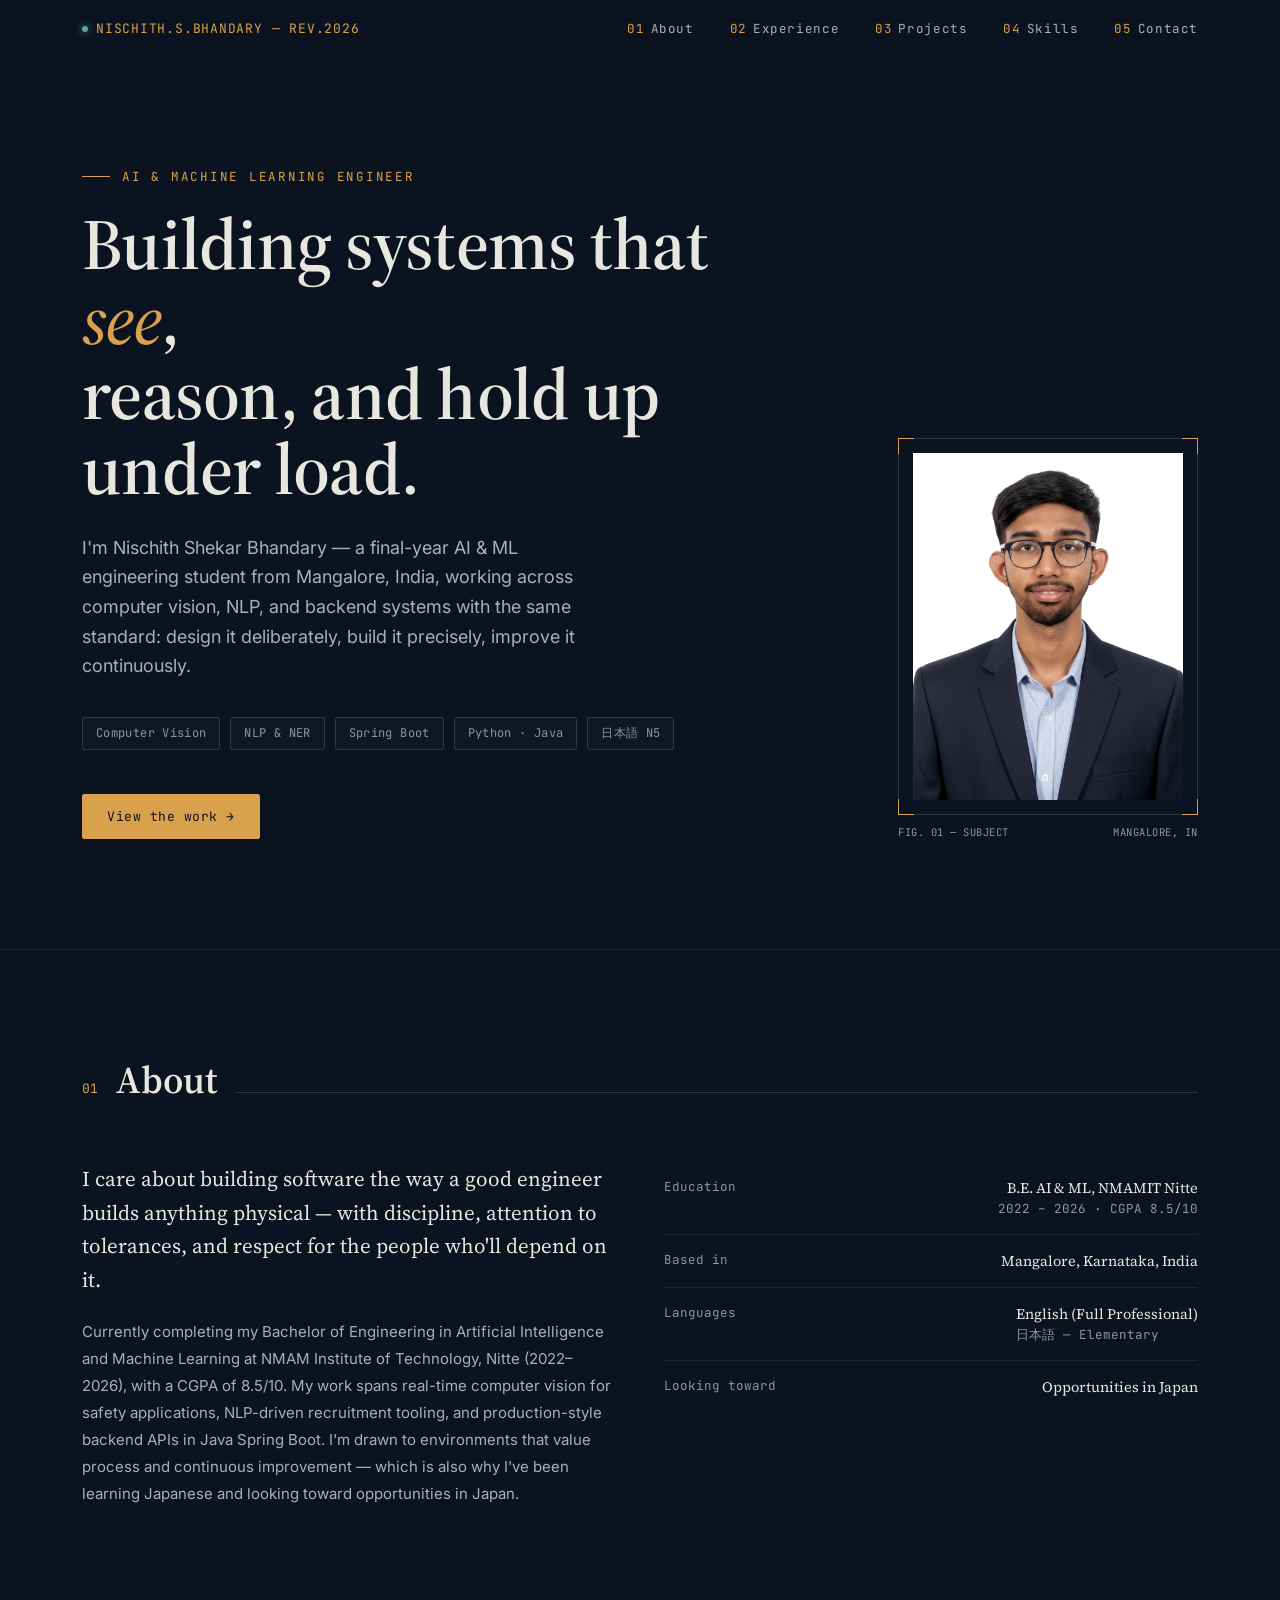
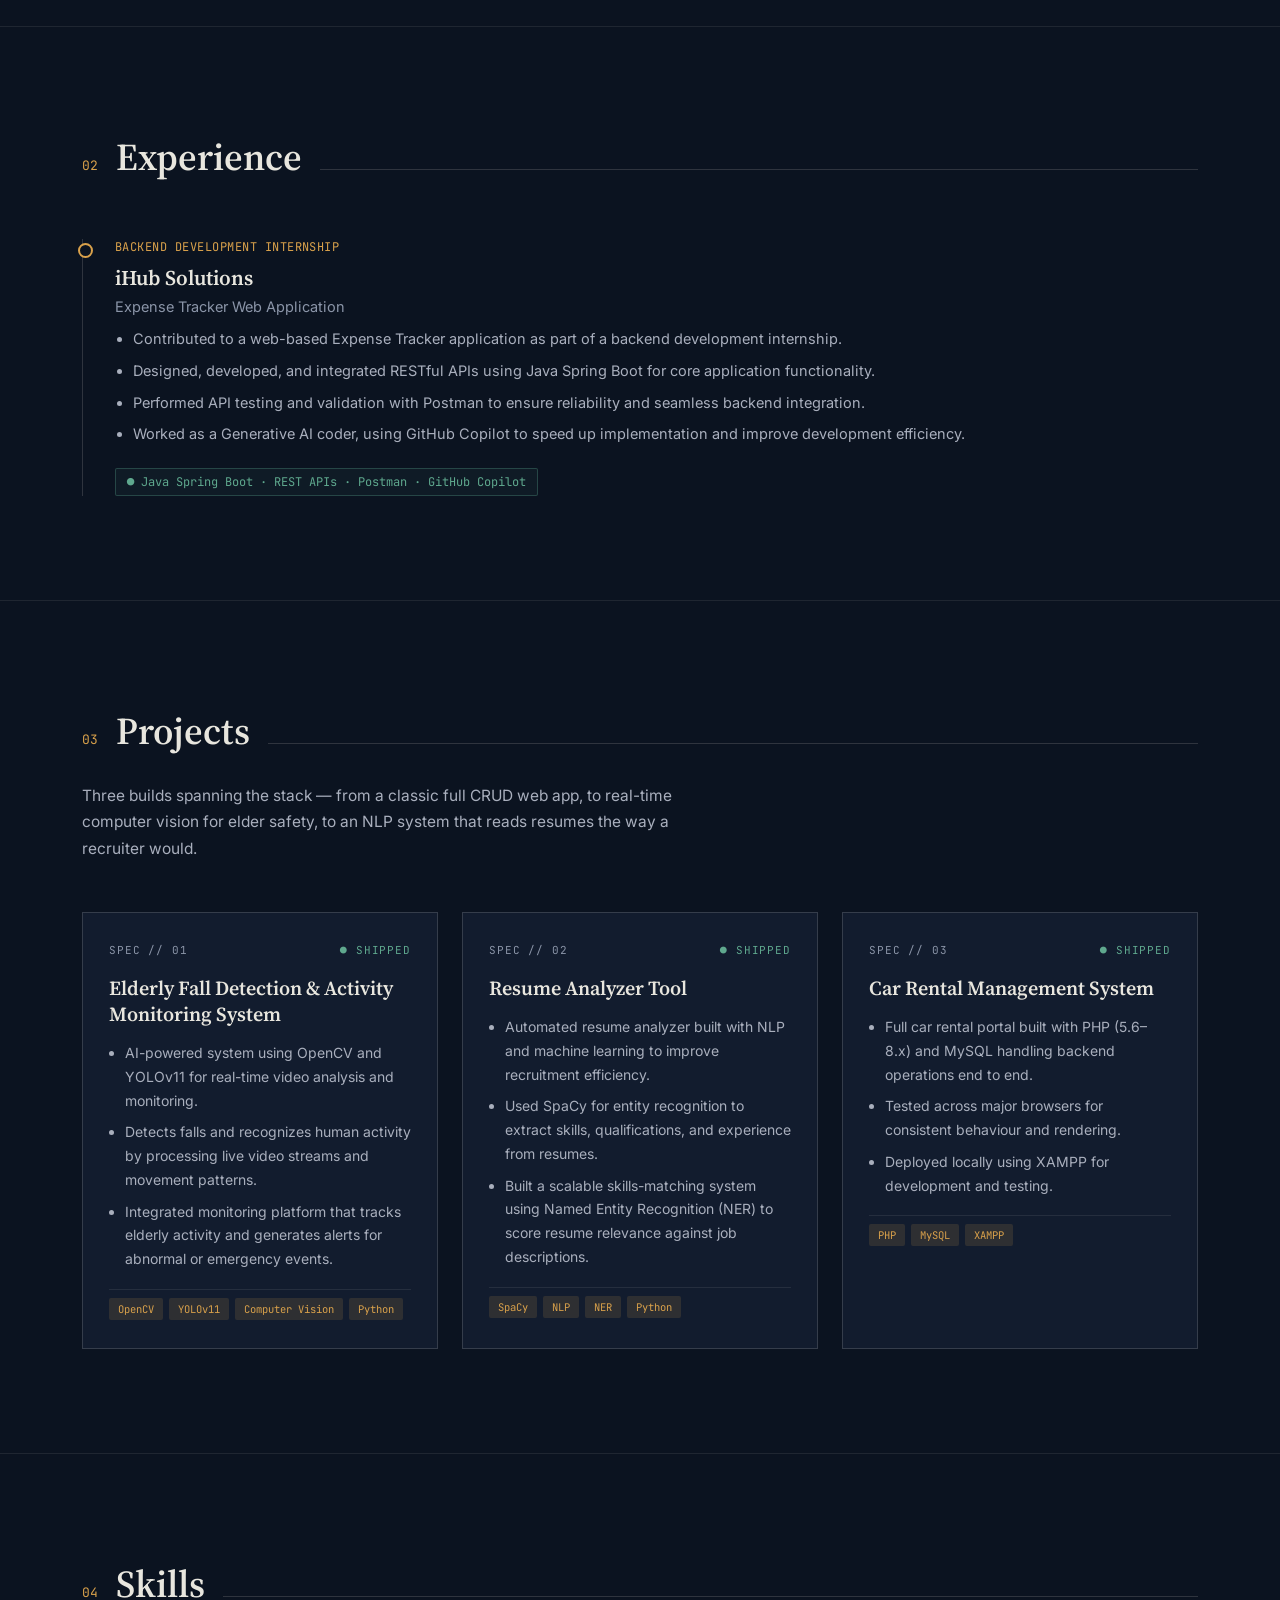
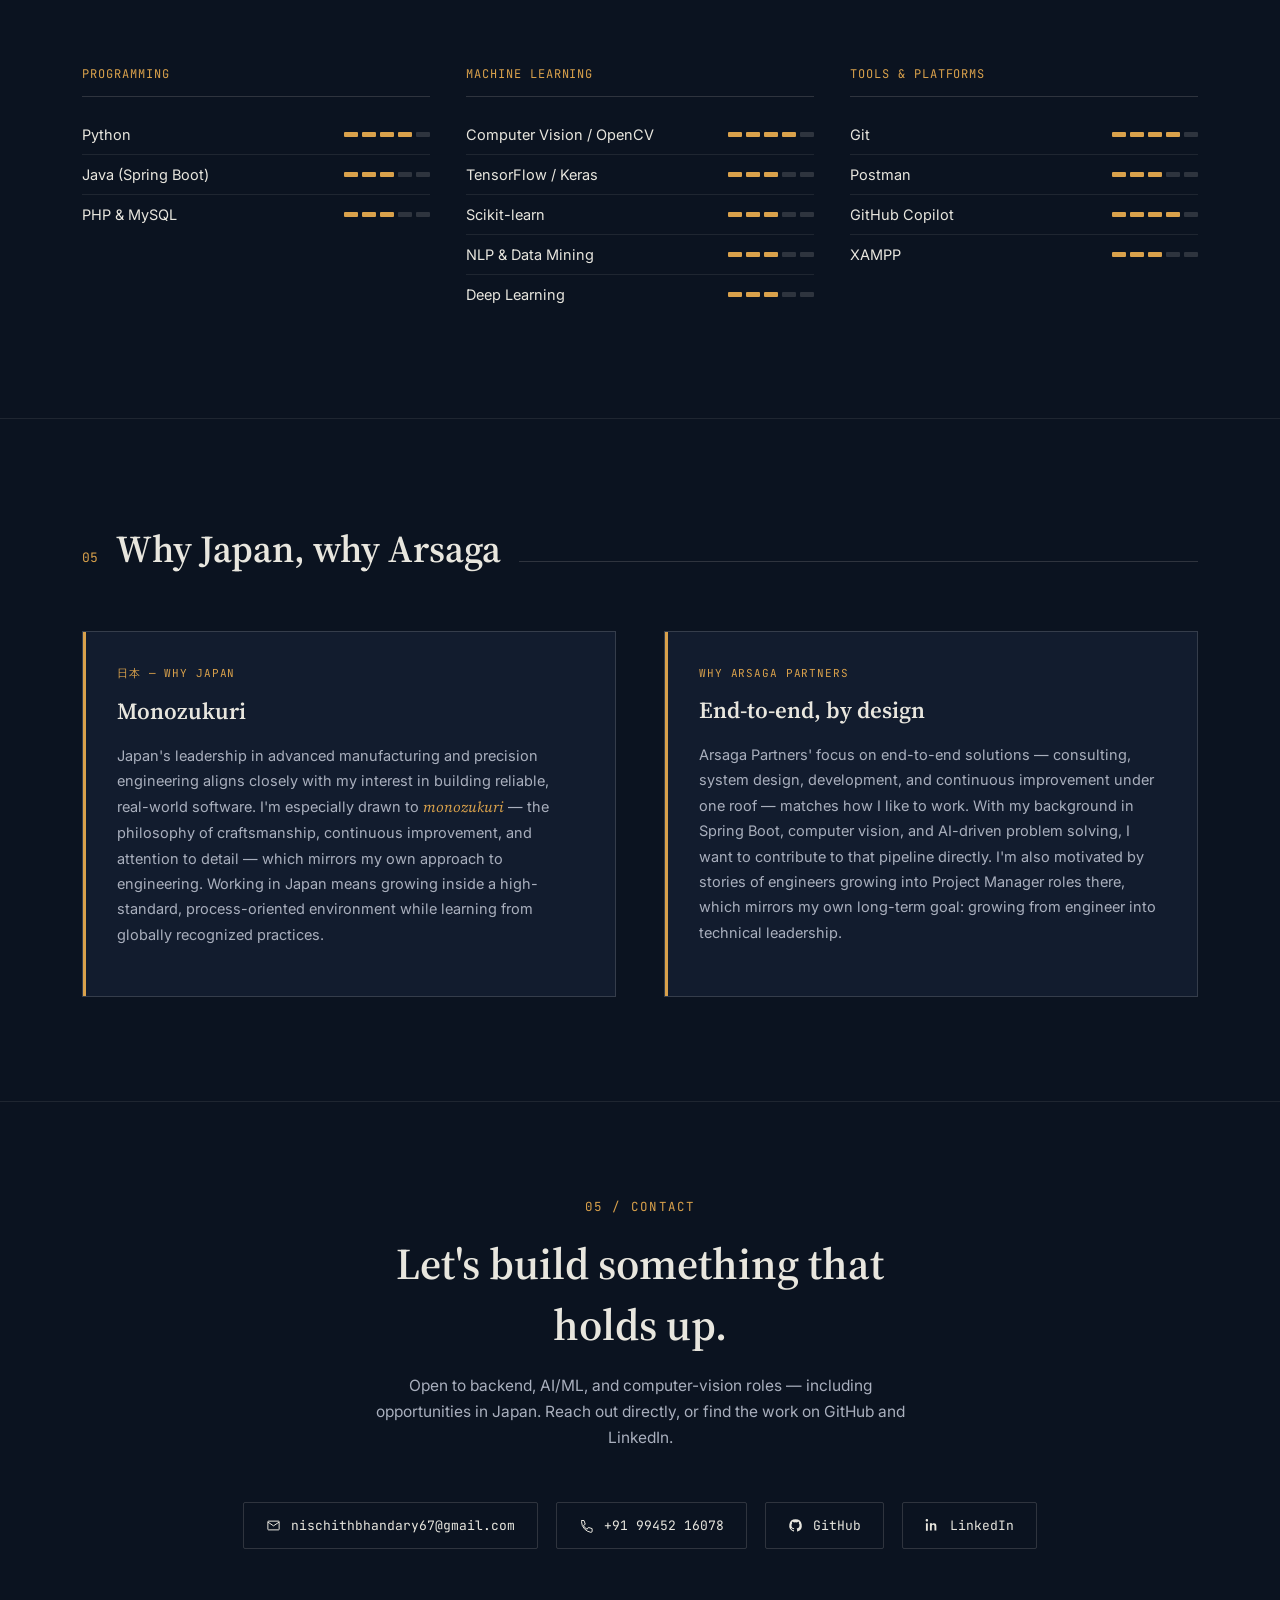
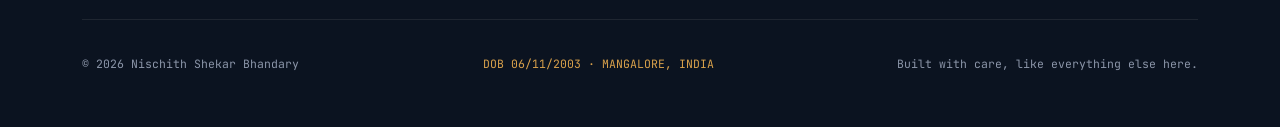
<file: Nischith_Portfolio_Updated.html>
<!DOCTYPE html>
<html lang="en">
<head>
<meta charset="UTF-8" />
<meta name="viewport" content="width=device-width, initial-scale=1.0" />
<title>Nischith Shekar Bhandary — AI/ML Engineer</title>
<meta name="description" content="Nischith Shekar Bhandary — AI &amp; Machine Learning engineer. Computer vision, NLP, and Spring Boot backend systems, built with an engineer's discipline." />

<link rel="preconnect" href="https://fonts.googleapis.com">
<link rel="preconnect" href="https://fonts.gstatic.com" crossorigin>
<link href="https://fonts.googleapis.com/css2?family=Source+Serif+4:opsz,wght@8..60,400;8..60,500;8..60,600;8..60,700&family=Inter:wght@400;500;600;700&family=JetBrains+Mono:wght@400;500;600&family=Noto+Sans+JP:wght@400;500;700&display=swap" rel="stylesheet">

<style>
  :root{
    --ink:#0B1320;
    --ink-soft:#101B2E;
    --panel:#121C2E;
    --panel-line: rgba(217,161,75,0.16);
    --hair: rgba(232,230,222,0.09);
    --hair-strong: rgba(232,230,222,0.16);
    --paper:#E8E6DE;
    --paper-dim:#A9AFBD;
    --slate:#8B95A8;
    --brass:#D9A14B;
    --brass-soft: rgba(217,161,75,0.14);
    --jade:#5FA88E;
    --serif: "Source Serif 4", "Noto Serif JP", serif;
    --sans: "Inter", "Noto Sans JP", -apple-system, sans-serif;
    --mono: "JetBrains Mono", monospace;
    --maxw: 1180px;
  }

  *{ box-sizing:border-box; }
  html{ scroll-behavior:smooth; }
  body{
    margin:0;
    background:var(--ink);
    color:var(--paper);
    font-family:var(--sans);
    -webkit-font-smoothing:antialiased;
    overflow-x:hidden;
  }

  /* Blueprint grid texture */
  .blueprint-bg{
    position:fixed; inset:0; z-index:0; pointer-events:none;
    background-image:
      linear-gradient(rgba(217,161,75,0.035) 1px, transparent 1px),
      linear-gradient(90deg, rgba(217,161,75,0.035) 1px, transparent 1px);
    background-size: 64px 64px;
    mask-image: radial-gradient(ellipse 80% 60% at 50% 0%, black 0%, transparent 75%);
  }

  ::selection{ background:var(--brass-soft); color:var(--paper); }

  a{ color:inherit; text-decoration:none; }

  .wrap{ max-width:var(--maxw); margin:0 auto; padding:0 32px; position:relative; }

  /* ---------- NAV ---------- */
  nav{
    position:fixed; top:0; left:0; right:0; z-index:50;
    background:linear-gradient(to bottom, rgba(11,19,32,0.92), rgba(11,19,32,0.7) 70%, transparent);
    backdrop-filter:blur(6px);
    border-bottom:1px solid transparent;
    transition:border-color .3s ease;
  }
  nav.scrolled{ border-bottom-color: var(--hair); }
  .nav-inner{
    max-width:var(--maxw); margin:0 auto; padding:20px 32px;
    display:flex; align-items:center; justify-content:space-between;
  }
  .nav-mark{
    font-family:var(--mono); font-size:13px; letter-spacing:.06em; color:var(--brass);
    display:flex; align-items:center; gap:8px;
  }
  .nav-mark .dot{ width:6px; height:6px; border-radius:50%; background:var(--jade); box-shadow:0 0 8px var(--jade); }
  .nav-links{ display:flex; gap:36px; font-family:var(--mono); font-size:12.5px; letter-spacing:.05em; color:var(--paper-dim); }
  .nav-links a{ transition:color .2s ease; position:relative; }
  .nav-links a:hover{ color:var(--brass); }
  .nav-links span{ color:var(--brass); margin-right:6px; }

  @media (max-width:760px){
    .nav-links{ display:none; }
  }

  /* ---------- HERO ---------- */
  header.hero{
    position:relative; z-index:1;
    padding:168px 0 110px;
    border-bottom:1px solid var(--hair);
  }
  .hero-grid{
    display:grid; grid-template-columns: 1.25fr 0.75fr; gap:64px; align-items:end;
  }
  .eyebrow{
    font-family:var(--mono); font-size:12.5px; letter-spacing:.14em; text-transform:uppercase;
    color:var(--brass); margin-bottom:22px; display:flex; align-items:center; gap:12px;
  }
  .eyebrow::before{ content:''; width:28px; height:1px; background:var(--brass); }
  h1.hero-title{
    font-family:var(--serif); font-weight:600; font-size:clamp(40px,6vw,72px); line-height:1.04;
    margin:0 0 26px; color:var(--paper); letter-spacing:-0.01em;
  }
  h1.hero-title em{ font-style:italic; color:var(--brass); font-weight:500; }
  .hero-sub{
    font-size:18px; line-height:1.65; color:var(--paper-dim); max-width:520px; margin:0 0 36px;
  }
  .hero-tags{ display:flex; flex-wrap:wrap; gap:10px; margin-bottom:44px; }
  .tag{
    font-family:var(--mono); font-size:12px; letter-spacing:.03em; color:var(--slate);
    border:1px solid var(--hair-strong); padding:7px 13px; border-radius:3px;
    background:rgba(232,230,222,0.02);
  }
  .hero-cta{ display:flex; gap:16px; flex-wrap:wrap; }
  .btn{
    font-family:var(--mono); font-size:13px; letter-spacing:.04em; padding:13px 24px;
    border-radius:2px; display:inline-flex; align-items:center; gap:10px; transition:all .2s ease;
    border:1px solid var(--brass);
  }
  .btn-primary{ background:var(--brass); color:var(--ink); }
  .btn-primary:hover{ background:#e8b766; }
  .btn-ghost{ color:var(--paper); border-color:var(--hair-strong); }
  .btn-ghost:hover{ border-color:var(--brass); color:var(--brass); }

  .hero-portrait{
    position:relative; justify-self:end; width:100%; max-width:300px;
  }
  .portrait-frame{
    position:relative; border:1px solid var(--hair-strong); padding:14px;
  }
  .portrait-frame img{ width:100%; display:block; filter:saturate(0.85) contrast(1.04); }
  .corner{ position:absolute; width:16px; height:16px; border:1.5px solid var(--brass); }
  .corner.tl{ top:-1px; left:-1px; border-right:none; border-bottom:none; }
  .corner.tr{ top:-1px; right:-1px; border-left:none; border-bottom:none; }
  .corner.bl{ bottom:-1px; left:-1px; border-right:none; border-top:none; }
  .corner.br{ bottom:-1px; right:-1px; border-left:none; border-top:none; }
  .portrait-cap{
    font-family:var(--mono); font-size:10.5px; color:var(--slate); letter-spacing:.05em;
    display:flex; justify-content:space-between; margin-top:10px;
  }

  /* ---------- SECTION SCAFFOLDING ---------- */
  section{ position:relative; z-index:1; padding:104px 0; border-bottom:1px solid var(--hair); }
  .sec-head{ display:flex; align-items:baseline; gap:18px; margin-bottom:56px; }
  .sec-num{ font-family:var(--mono); font-size:13px; color:var(--brass); }
  .sec-title{ font-family:var(--serif); font-size:clamp(28px,3.4vw,38px); font-weight:600; color:var(--paper); margin:0; }
  .sec-rule{ flex:1; height:1px; background:var(--hair-strong); }
  .sec-intro{ color:var(--paper-dim); max-width:620px; margin:-30px 0 50px; line-height:1.7; font-size:15.5px; }

  /* ---------- SPINE (timeline-style scaffold reused for edu/internship) ---------- */
  .spine{ position:relative; padding-left:32px; border-left:1px solid var(--hair-strong); }
  .spine-item{ position:relative; padding-bottom:46px; }
  .spine-item:last-child{ padding-bottom:0; }
  .spine-item::before{
    content:''; position:absolute; left:-37px; top:4px; width:11px; height:11px;
    background:var(--ink); border:2px solid var(--brass); border-radius:50%;
  }
  .spine-meta{ font-family:var(--mono); font-size:12px; color:var(--brass); letter-spacing:.04em; margin-bottom:8px; }
  .spine-title{ font-family:var(--serif); font-size:21px; font-weight:600; color:var(--paper); margin:0 0 6px; }
  .spine-org{ font-size:14.5px; color:var(--slate); margin-bottom:12px; }
  .spine-desc{ color:var(--paper-dim); font-size:14.5px; line-height:1.7; }
  .spine-desc ul{ margin:10px 0 0; padding-left:18px; }
  .spine-desc li{ margin-bottom:7px; }
  .spine-stat{
    display:inline-flex; align-items:center; gap:8px; margin-top:14px;
    font-family:var(--mono); font-size:12px; color:var(--jade); border:1px solid rgba(95,168,142,0.3);
    padding:5px 11px; border-radius:2px; background:rgba(95,168,142,0.06);
  }

  /* ---------- PROJECTS (spec-sheet cards) ---------- */
  .project-grid{ display:grid; grid-template-columns:repeat(3,1fr); gap:24px; }
  @media (max-width:980px){ .project-grid{ grid-template-columns:1fr; } }
  .proj-card{
    position:relative; border:1px solid var(--hair-strong); background:var(--panel);
    padding:30px 26px 28px; transition:border-color .25s ease, transform .25s ease;
  }
  .proj-card:hover{ border-color:var(--brass); transform:translateY(-3px); }
  .proj-card .corner{ width:12px; height:12px; opacity:0; transition:opacity .25s ease; }
  .proj-card:hover .corner{ opacity:1; }
  .proj-id{ font-family:var(--mono); font-size:11px; color:var(--slate); letter-spacing:.08em; margin-bottom:18px; display:flex; justify-content:space-between; }
  .proj-id .status{ color:var(--jade); }
  .proj-title{ font-family:var(--serif); font-size:20px; font-weight:600; color:var(--paper); margin:0 0 14px; line-height:1.3; }
  .proj-desc{ font-size:14px; line-height:1.7; color:var(--paper-dim); margin-bottom:18px; }
  .proj-desc ul{ margin:0; padding-left:16px; }
  .proj-desc li{ margin-bottom:8px; }
  .proj-stack{ display:flex; flex-wrap:wrap; gap:6px; margin-top:auto; padding-top:8px; border-top:1px solid var(--hair); }
  .chip{ font-family:var(--mono); font-size:10.5px; color:var(--brass); background:var(--brass-soft); padding:4px 9px; border-radius:2px; }

  /* ---------- SKILLS ---------- */
  .skills-board{ display:grid; grid-template-columns:repeat(3,1fr); gap:36px; }
  @media (max-width:900px){ .skills-board{ grid-template-columns:1fr; } }
  .skill-group-label{ font-family:var(--mono); font-size:12px; letter-spacing:.08em; text-transform:uppercase; color:var(--brass); margin-bottom:18px; padding-bottom:14px; border-bottom:1px solid var(--hair-strong); }
  .skill-row{ display:flex; justify-content:space-between; align-items:center; padding:11px 0; border-bottom:1px solid var(--hair); font-size:14.5px; }
  .skill-row:last-child{ border-bottom:none; }
  .skill-name{ color:var(--paper); }
  .skill-bars{ display:flex; gap:4px; }
  .skill-bars span{ width:14px; height:5px; background:var(--hair-strong); border-radius:1px; }
  .skill-bars span.fill{ background:var(--brass); }

  /* ---------- LANGUAGE / WHY (two-col) ---------- */
  .two-col{ display:grid; grid-template-columns:1fr 1fr; gap:48px; }
  @media (max-width:900px){ .two-col{ grid-template-columns:1fr; } }
  .why-card{ background:var(--panel); border:1px solid var(--hair-strong); padding:34px; position:relative; }
  .why-card::before{ content:''; position:absolute; top:0; left:0; width:3px; height:100%; background:var(--brass); }
  .why-flag{ font-family:var(--mono); font-size:11px; letter-spacing:.08em; color:var(--brass); margin-bottom:14px; text-transform:uppercase; }
  .why-title{ font-family:var(--serif); font-size:23px; font-weight:600; margin:0 0 16px; color:var(--paper); }
  .why-body{ color:var(--paper-dim); line-height:1.75; font-size:14.5px; }
  .why-body .accent{ color:var(--brass); font-style:italic; font-family:var(--serif); }

  .lang-list{ margin-top:30px; }
  .lang-row{ display:flex; justify-content:space-between; align-items:baseline; padding:14px 0; border-bottom:1px solid var(--hair); }
  .lang-name{ font-family:var(--serif); font-size:17px; color:var(--paper); }
  .lang-level{ font-family:var(--mono); font-size:11.5px; color:var(--slate); }

  /* ---------- CONTACT / FOOTER ---------- */
  footer{ padding:96px 0 56px; position:relative; z-index:1; }
  .contact-head{ text-align:center; max-width:560px; margin:0 auto 50px; }
  .contact-eyebrow{ font-family:var(--mono); font-size:12.5px; color:var(--brass); letter-spacing:.1em; text-transform:uppercase; margin-bottom:18px; }
  .contact-title{ font-family:var(--serif); font-size:clamp(30px,4vw,44px); font-weight:600; color:var(--paper); margin:0 0 18px; }
  .contact-sub{ color:var(--paper-dim); line-height:1.7; font-size:15.5px; }
  .contact-grid{ display:flex; justify-content:center; gap:18px; flex-wrap:wrap; margin-bottom:70px; }
  .contact-pill{
    display:flex; align-items:center; gap:10px; font-family:var(--mono); font-size:13px;
    border:1px solid var(--hair-strong); padding:14px 22px; border-radius:2px; color:var(--paper);
    transition:border-color .2s ease, color .2s ease;
  }
  .contact-pill:hover{ border-color:var(--brass); color:var(--brass); }
  .contact-pill svg{ width:15px; height:15px; flex-shrink:0; }

  .foot-bottom{
    display:flex; justify-content:space-between; align-items:center; padding-top:36px;
    border-top:1px solid var(--hair); font-family:var(--mono); font-size:11.5px; color:var(--slate);
    flex-wrap:wrap; gap:14px;
  }
  .foot-bottom .stamp{ color:var(--brass); }

  /* reveal on scroll */
  .reveal{ opacity:0; transform:translateY(18px); transition:opacity .7s ease, transform .7s ease; }
  .reveal.is-visible{ opacity:1; transform:translateY(0); }

  @media (prefers-reduced-motion: reduce){
    .reveal{ opacity:1; transform:none; transition:none; }
    html{ scroll-behavior:auto; }
  }

  @media (max-width:900px){
    .hero-grid{ grid-template-columns:1fr; gap:48px; }
    .hero-portrait{ justify-self:start; max-width:200px; }
    header.hero{ padding:140px 0 80px; }
  }
  @media (max-width:640px){
    .wrap{ padding:0 20px; }
    section{ padding:72px 0; }
  }
</style>
</head>
<body>

<div class="blueprint-bg"></div>

<nav id="nav">
  <div class="nav-inner">
    <div class="nav-mark"><span class="dot"></span>NISCHITH.S.BHANDARY — REV.2026</div>
    <div class="nav-links">
      <a href="#about"><span>01</span>About</a>
      <a href="#experience"><span>02</span>Experience</a>
      <a href="#projects"><span>03</span>Projects</a>
      <a href="#skills"><span>04</span>Skills</a>
      <a href="#contact"><span>05</span>Contact</a>
    </div>
  </div>
</nav>

<header class="hero">
  <div class="wrap hero-grid">
    <div>
      <div class="eyebrow">AI &amp; Machine Learning Engineer</div>
      <h1 class="hero-title">Building systems that <em>see</em>,<br>reason, and hold up<br>under load.</h1>
      <p class="hero-sub">I'm Nischith Shekar Bhandary — a final-year AI &amp; ML engineering student from Mangalore, India, working across computer vision, NLP, and backend systems with the same standard: design it deliberately, build it precisely, improve it continuously.</p>
      <div class="hero-tags">
        <span class="tag">Computer Vision</span>
        <span class="tag">NLP &amp; NER</span>
        <span class="tag">Spring Boot</span>
        <span class="tag">Python · Java</span>
        <span class="tag">日本語 N5</span>
      </div>
      <div class="hero-cta">
        <a class="btn btn-primary" href="https://github.com/Nischith67" target="_blank" rel="noopener">View the work →</a>
        
      </div>
    </div>
    <div class="hero-portrait">
      <div class="portrait-frame">
        <span class="corner tl"></span><span class="corner tr"></span><span class="corner bl"></span><span class="corner br"></span>
        <img src="Nischith Profile Photo(1).jpeg" alt="Portrait of Nischith Shekar Bhandary" />
      </div>
      <div class="portrait-cap">
        <span>FIG. 01 — SUBJECT</span>
        <span>MANGALORE, IN</span>
      </div>
    </div>
  </div>
</header>

<!-- ABOUT -->
<section id="about">
  <div class="wrap">
    <div class="sec-head reveal">
      <span class="sec-num">01</span>
      <h2 class="sec-title">About</h2>
      <span class="sec-rule"></span>
    </div>
    <div class="two-col reveal">
      <div>
        <p style="font-family:var(--serif); font-size:21px; line-height:1.6; color:var(--paper); margin:0 0 22px;">
          I care about building software the way a good engineer builds anything physical — with discipline, attention to tolerances, and respect for the people who'll depend on it.
        </p>
        <p style="color:var(--paper-dim); line-height:1.8; font-size:15px;">
          Currently completing my Bachelor of Engineering in Artificial Intelligence and Machine Learning at NMAM Institute of Technology, Nitte (2022–2026), with a CGPA of 8.5/10. My work spans real-time computer vision for safety applications, NLP-driven recruitment tooling, and production-style backend APIs in Java Spring Boot. I'm drawn to environments that value process and continuous improvement — which is also why I've been learning Japanese and looking toward opportunities in Japan.
        </p>
      </div>
      <div>
        <div class="spine" style="padding-left:0; border-left:none;">
          <div style="display:flex; justify-content:space-between; padding:16px 0; border-bottom:1px solid var(--hair);">
            <span style="font-family:var(--mono); font-size:12.5px; color:var(--slate);">Education</span>
            <span style="font-family:var(--serif); font-size:14.5px; text-align:right; color:var(--paper);">B.E. AI &amp; ML, NMAMIT Nitte<br><span style="color:var(--slate); font-size:12.5px; font-family:var(--mono);">2022 – 2026 · CGPA 8.5/10</span></span>
          </div>
          <div style="display:flex; justify-content:space-between; padding:16px 0; border-bottom:1px solid var(--hair);">
            <span style="font-family:var(--mono); font-size:12.5px; color:var(--slate);">Based in</span>
            <span style="font-family:var(--serif); font-size:14.5px; color:var(--paper);">Mangalore, Karnataka, India</span>
          </div>
          <div style="display:flex; justify-content:space-between; padding:16px 0; border-bottom:1px solid var(--hair);">
            <span style="font-family:var(--mono); font-size:12.5px; color:var(--slate);">Languages</span>
            <span style="font-family:var(--serif); font-size:14.5px; color:var(--paper);">English (Full Professional)<br><span style="color:var(--slate); font-size:12.5px; font-family:var(--mono);">日本語 — Elementary</span></span>
          </div>
          <div style="display:flex; justify-content:space-between; padding:16px 0;">
            <span style="font-family:var(--mono); font-size:12.5px; color:var(--slate);">Looking toward</span>
            <span style="font-family:var(--serif); font-size:14.5px; color:var(--paper);">Opportunities in Japan</span>
          </div>
        </div>
      </div>
    </div>
  </div>
</section>

<!-- EXPERIENCE -->
<section id="experience">
  <div class="wrap">
    <div class="sec-head reveal">
      <span class="sec-num">02</span>
      <h2 class="sec-title">Experience</h2>
      <span class="sec-rule"></span>
    </div>
    <div class="spine reveal">
      <div class="spine-item">
        <div class="spine-meta">BACKEND DEVELOPMENT INTERNSHIP</div>
        <h3 class="spine-title">iHub Solutions</h3>
        <div class="spine-org">Expense Tracker Web Application</div>
        <div class="spine-desc">
          <ul>
            <li>Contributed to a web-based Expense Tracker application as part of a backend development internship.</li>
            <li>Designed, developed, and integrated RESTful APIs using Java Spring Boot for core application functionality.</li>
            <li>Performed API testing and validation with Postman to ensure reliability and seamless backend integration.</li>
            <li>Worked as a Generative AI coder, using GitHub Copilot to speed up implementation and improve development efficiency.</li>
          </ul>
        </div>
        <div class="spine-stat">● Java Spring Boot · REST APIs · Postman · GitHub Copilot</div>
      </div>
    </div>
  </div>
</section>

<!-- PROJECTS -->
<section id="projects">
  <div class="wrap">
    <div class="sec-head reveal">
      <span class="sec-num">03</span>
      <h2 class="sec-title">Projects</h2>
      <span class="sec-rule"></span>
    </div>
    <p class="sec-intro reveal">Three builds spanning the stack — from a classic full CRUD web app, to real-time computer vision for elder safety, to an NLP system that reads resumes the way a recruiter would.</p>

    <div class="project-grid reveal">

      <div class="proj-card">
        <span class="corner tl"></span><span class="corner tr"></span>
        <div class="proj-id"><span>SPEC // 01</span><span class="status">● SHIPPED</span></div>
        <h3 class="proj-title">Elderly Fall Detection &amp; Activity Monitoring System</h3>
        <div class="proj-desc">
          <ul>
            <li>AI-powered system using OpenCV and YOLOv11 for real-time video analysis and monitoring.</li>
            <li>Detects falls and recognizes human activity by processing live video streams and movement patterns.</li>
            <li>Integrated monitoring platform that tracks elderly activity and generates alerts for abnormal or emergency events.</li>
          </ul>
        </div>
        <div class="proj-stack">
          <span class="chip">OpenCV</span><span class="chip">YOLOv11</span><span class="chip">Computer Vision</span><span class="chip">Python</span>
        </div>
      </div>

      <div class="proj-card">
        <span class="corner tl"></span><span class="corner tr"></span>
        <div class="proj-id"><span>SPEC // 02</span><span class="status">● SHIPPED</span></div>
        <h3 class="proj-title">Resume Analyzer Tool</h3>
        <div class="proj-desc">
          <ul>
            <li>Automated resume analyzer built with NLP and machine learning to improve recruitment efficiency.</li>
            <li>Used SpaCy for entity recognition to extract skills, qualifications, and experience from resumes.</li>
            <li>Built a scalable skills-matching system using Named Entity Recognition (NER) to score resume relevance against job descriptions.</li>
          </ul>
        </div>
        <div class="proj-stack">
          <span class="chip">SpaCy</span><span class="chip">NLP</span><span class="chip">NER</span><span class="chip">Python</span>
        </div>
      </div>

      <div class="proj-card">
        <span class="corner tl"></span><span class="corner tr"></span>
        <div class="proj-id"><span>SPEC // 03</span><span class="status">● SHIPPED</span></div>
        <h3 class="proj-title">Car Rental Management System</h3>
        <div class="proj-desc">
          <ul>
            <li>Full car rental portal built with PHP (5.6–8.x) and MySQL handling backend operations end to end.</li>
            <li>Tested across major browsers for consistent behaviour and rendering.</li>
            <li>Deployed locally using XAMPP for development and testing.</li>
          </ul>
        </div>
        <div class="proj-stack">
          <span class="chip">PHP</span><span class="chip">MySQL</span><span class="chip">XAMPP</span>
        </div>
      </div>

    </div>
  </div>
</section>

<!-- SKILLS -->
<section id="skills">
  <div class="wrap">
    <div class="sec-head reveal">
      <span class="sec-num">04</span>
      <h2 class="sec-title">Skills</h2>
      <span class="sec-rule"></span>
    </div>

    <div class="skills-board reveal">
      <div>
        <div class="skill-group-label">Programming</div>
        <div class="skill-row"><span class="skill-name">Python</span><span class="skill-bars"><span class="fill"></span><span class="fill"></span><span class="fill"></span><span class="fill"></span><span></span></span></div>
        <div class="skill-row"><span class="skill-name">Java (Spring Boot)</span><span class="skill-bars"><span class="fill"></span><span class="fill"></span><span class="fill"></span><span></span><span></span></span></div>
        <div class="skill-row"><span class="skill-name">PHP &amp; MySQL</span><span class="skill-bars"><span class="fill"></span><span class="fill"></span><span class="fill"></span><span></span><span></span></span></div>
      </div>
      <div>
        <div class="skill-group-label">Machine Learning</div>
        <div class="skill-row"><span class="skill-name">Computer Vision / OpenCV</span><span class="skill-bars"><span class="fill"></span><span class="fill"></span><span class="fill"></span><span class="fill"></span><span></span></span></div>
        <div class="skill-row"><span class="skill-name">TensorFlow / Keras</span><span class="skill-bars"><span class="fill"></span><span class="fill"></span><span class="fill"></span><span></span><span></span></span></div>
        <div class="skill-row"><span class="skill-name">Scikit-learn</span><span class="skill-bars"><span class="fill"></span><span class="fill"></span><span class="fill"></span><span></span><span></span></span></div>
        <div class="skill-row"><span class="skill-name">NLP &amp; Data Mining</span><span class="skill-bars"><span class="fill"></span><span class="fill"></span><span class="fill"></span><span></span><span></span></span></div>
        <div class="skill-row"><span class="skill-name">Deep Learning</span><span class="skill-bars"><span class="fill"></span><span class="fill"></span><span class="fill"></span><span></span><span></span></span></div>
      </div>
      <div>
        <div class="skill-group-label">Tools &amp; Platforms</div>
        <div class="skill-row"><span class="skill-name">Git</span><span class="skill-bars"><span class="fill"></span><span class="fill"></span><span class="fill"></span><span class="fill"></span><span></span></span></div>
        <div class="skill-row"><span class="skill-name">Postman</span><span class="skill-bars"><span class="fill"></span><span class="fill"></span><span class="fill"></span><span></span><span></span></span></div>
        <div class="skill-row"><span class="skill-name">GitHub Copilot</span><span class="skill-bars"><span class="fill"></span><span class="fill"></span><span class="fill"></span><span class="fill"></span><span></span></span></div>
        <div class="skill-row"><span class="skill-name">XAMPP</span><span class="skill-bars"><span class="fill"></span><span class="fill"></span><span class="fill"></span><span></span><span></span></span></div>
      </div>
    </div>
  </div>
</section>

<!-- WHY JAPAN / WHY ARSAGA -->
<section id="why">
  <div class="wrap">
    <div class="sec-head reveal">
      <span class="sec-num">05</span>
      <h2 class="sec-title">Why Japan, why Arsaga</h2>
      <span class="sec-rule"></span>
    </div>

    <div class="two-col reveal">
      <div class="why-card">
        <div class="why-flag">日本 — Why Japan</div>
        <h3 class="why-title">Monozukuri</h3>
        <p class="why-body">Japan's leadership in advanced manufacturing and precision engineering aligns closely with my interest in building reliable, real-world software. I'm especially drawn to <span class="accent">monozukuri</span> — the philosophy of craftsmanship, continuous improvement, and attention to detail — which mirrors my own approach to engineering. Working in Japan means growing inside a high-standard, process-oriented environment while learning from globally recognized practices.</p>
      </div>
      <div class="why-card">
        <div class="why-flag">Why Arsaga Partners</div>
        <h3 class="why-title">End-to-end, by design</h3>
        <p class="why-body">Arsaga Partners' focus on end-to-end solutions — consulting, system design, development, and continuous improvement under one roof — matches how I like to work. With my background in Spring Boot, computer vision, and AI-driven problem solving, I want to contribute to that pipeline directly. I'm also motivated by stories of engineers growing into Project Manager roles there, which mirrors my own long-term goal: growing from engineer into technical leadership.</p>
      </div>
    </div>
  </div>
</section>

<!-- CONTACT -->
<footer id="contact">
  <div class="wrap">
    <div class="contact-head reveal">
      <div class="contact-eyebrow">05 / Contact</div>
      <h2 class="contact-title">Let's build something that holds up.</h2>
      <p class="contact-sub">Open to backend, AI/ML, and computer-vision roles — including opportunities in Japan. Reach out directly, or find the work on GitHub and LinkedIn.</p>
    </div>

    <div class="contact-grid reveal">
      <a class="contact-pill" href="mailto:nischithbhandary67@gmail.com">
        <svg viewBox="0 0 24 24" fill="none" stroke="currentColor" stroke-width="1.6"><path d="M3 6.5l9 6 9-6M4 5h16a1 1 0 011 1v12a1 1 0 01-1 1H4a1 1 0 01-1-1V6a1 1 0 011-1z"/></svg>
        nischithbhandary67@gmail.com
      </a>
      <a class="contact-pill" href="tel:+919945216078">
        <svg viewBox="0 0 24 24" fill="none" stroke="currentColor" stroke-width="1.6"><path d="M4 4h4l2 6-3 2a12 12 0 006 6l2-3 6 2v4a2 2 0 01-2 2A18 18 0 014 6a2 2 0 012-2z"/></svg>
        +91 99452 16078
      </a>
      <a class="contact-pill" href="https://github.com/Nischith67" target="_blank" rel="noopener">
        <svg viewBox="0 0 24 24" fill="currentColor"><path d="M12 2a10 10 0 00-3.16 19.49c.5.09.68-.22.68-.48v-1.7c-2.78.6-3.37-1.34-3.37-1.34-.46-1.16-1.11-1.47-1.11-1.47-.91-.62.07-.6.07-.6 1 .07 1.53 1.03 1.53 1.03.89 1.52 2.34 1.08 2.91.83.09-.65.35-1.08.63-1.33-2.22-.25-4.56-1.11-4.56-4.94 0-1.09.39-1.98 1.03-2.68-.1-.25-.45-1.27.1-2.65 0 0 .84-.27 2.75 1.03a9.6 9.6 0 015 0c1.91-1.3 2.75-1.03 2.75-1.03.55 1.38.2 2.4.1 2.65.64.7 1.03 1.59 1.03 2.68 0 3.84-2.35 4.69-4.58 4.94.36.31.68.92.68 1.85v2.75c0 .26.18.57.69.48A10 10 0 0012 2z"/></svg>
        GitHub
      </a>
      <a class="contact-pill" href="https://linkedin.com/" target="_blank" rel="noopener">
        <svg viewBox="0 0 24 24" fill="currentColor"><path d="M4.98 3.5C4.98 4.6 4.1 5.5 3 5.5S1 4.6 1 3.5 1.9 1.5 3 1.5s1.98.9 1.98 2zM1.5 8.5h3v12h-3v-12zM8.5 8.5h2.9v1.7h.04c.4-.77 1.4-1.7 2.96-1.7 3.16 0 3.75 2.08 3.75 4.8v6.7h-3v-5.94c0-1.42-.03-3.25-1.98-3.25-1.98 0-2.29 1.55-2.29 3.15v6.04h-3v-12z"/></svg>
        LinkedIn
      </a>
    </div>

    <div class="foot-bottom">
      <span>© 2026 Nischith Shekar Bhandary</span>
      <span class="stamp">DOB 06/11/2003 · MANGALORE, INDIA</span>
      <span>Built with care, like everything else here.</span>
    </div>
  </div>
</footer>

<script>
  // nav scroll state
  const nav = document.getElementById('nav');
  window.addEventListener('scroll', () => {
    nav.classList.toggle('scrolled', window.scrollY > 12);
  });

  // reveal on scroll
  const obs = new IntersectionObserver((entries) => {
    entries.forEach(e => { if(e.isIntersecting){ e.target.classList.add('is-visible'); obs.unobserve(e.target); } });
  }, { threshold: 0.12 });
  document.querySelectorAll('.reveal').forEach(el => obs.observe(el));
</script>

</body>
</html>
</file>
